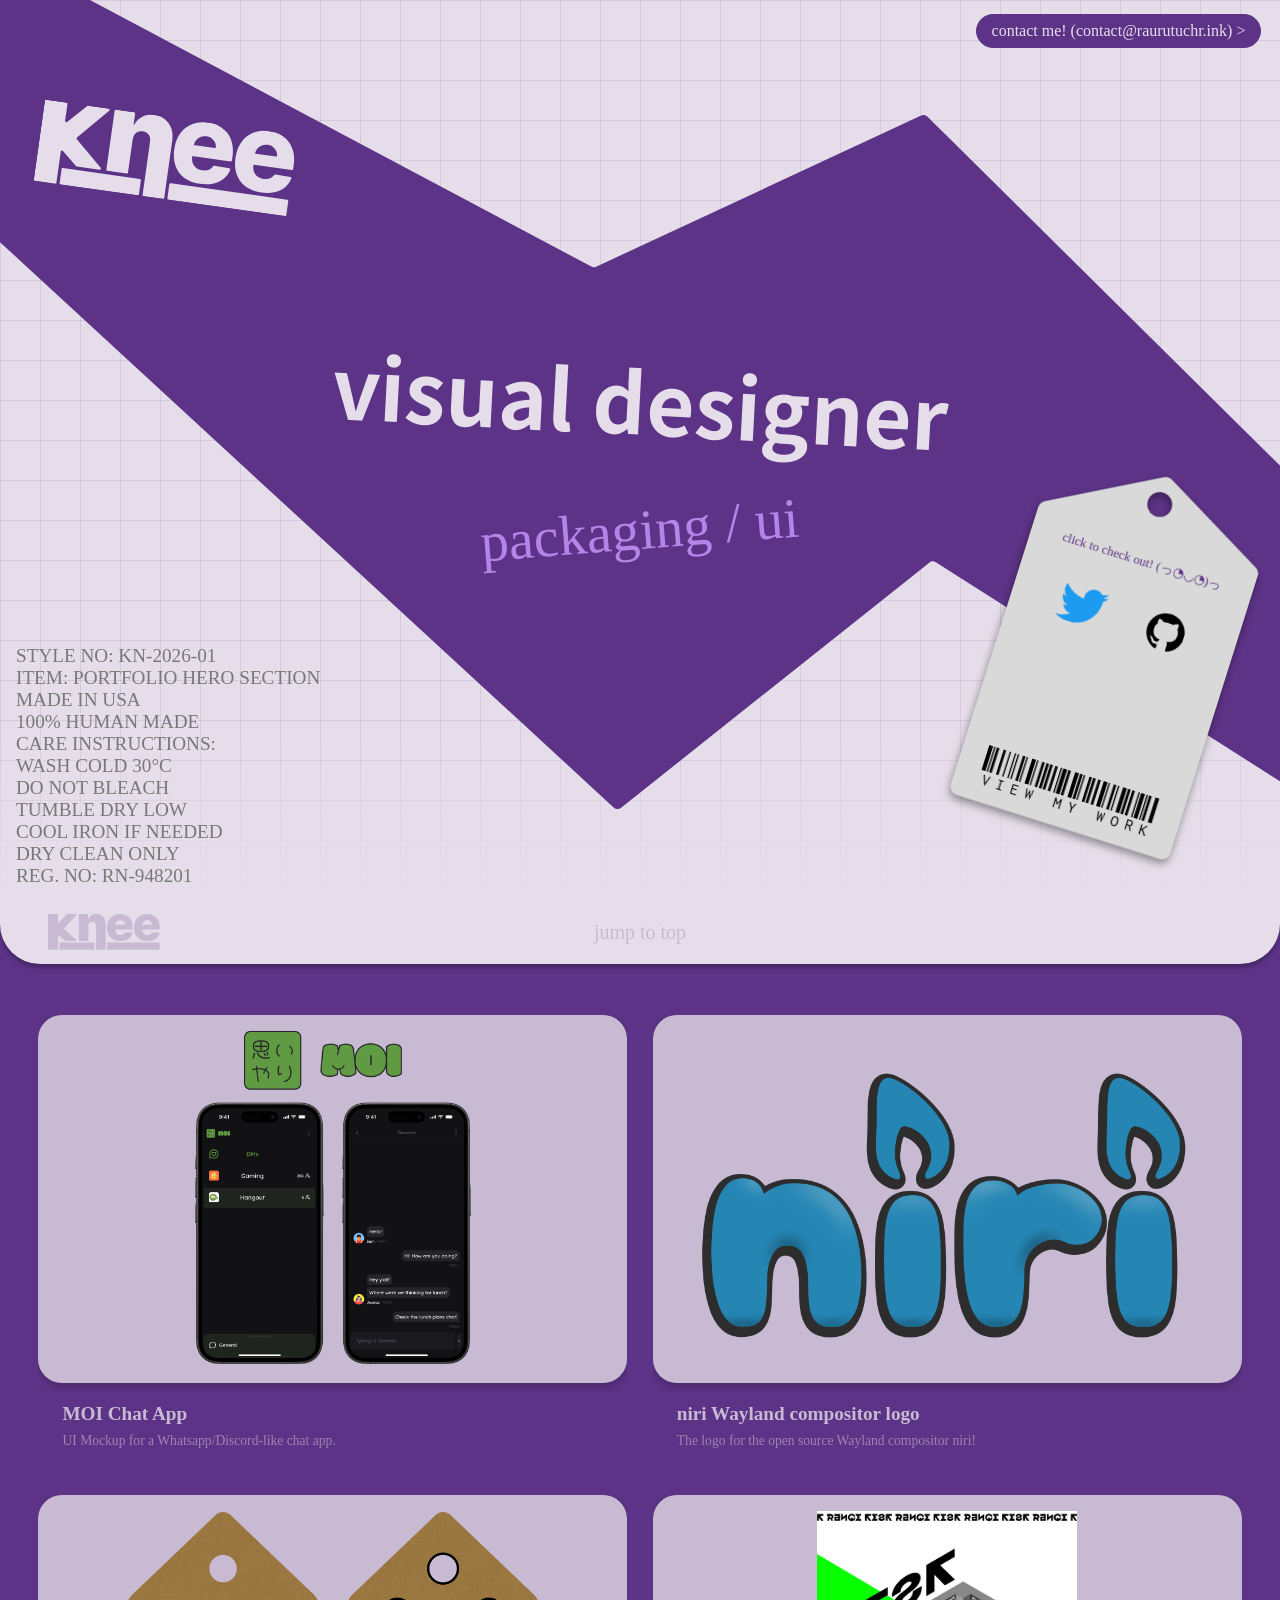
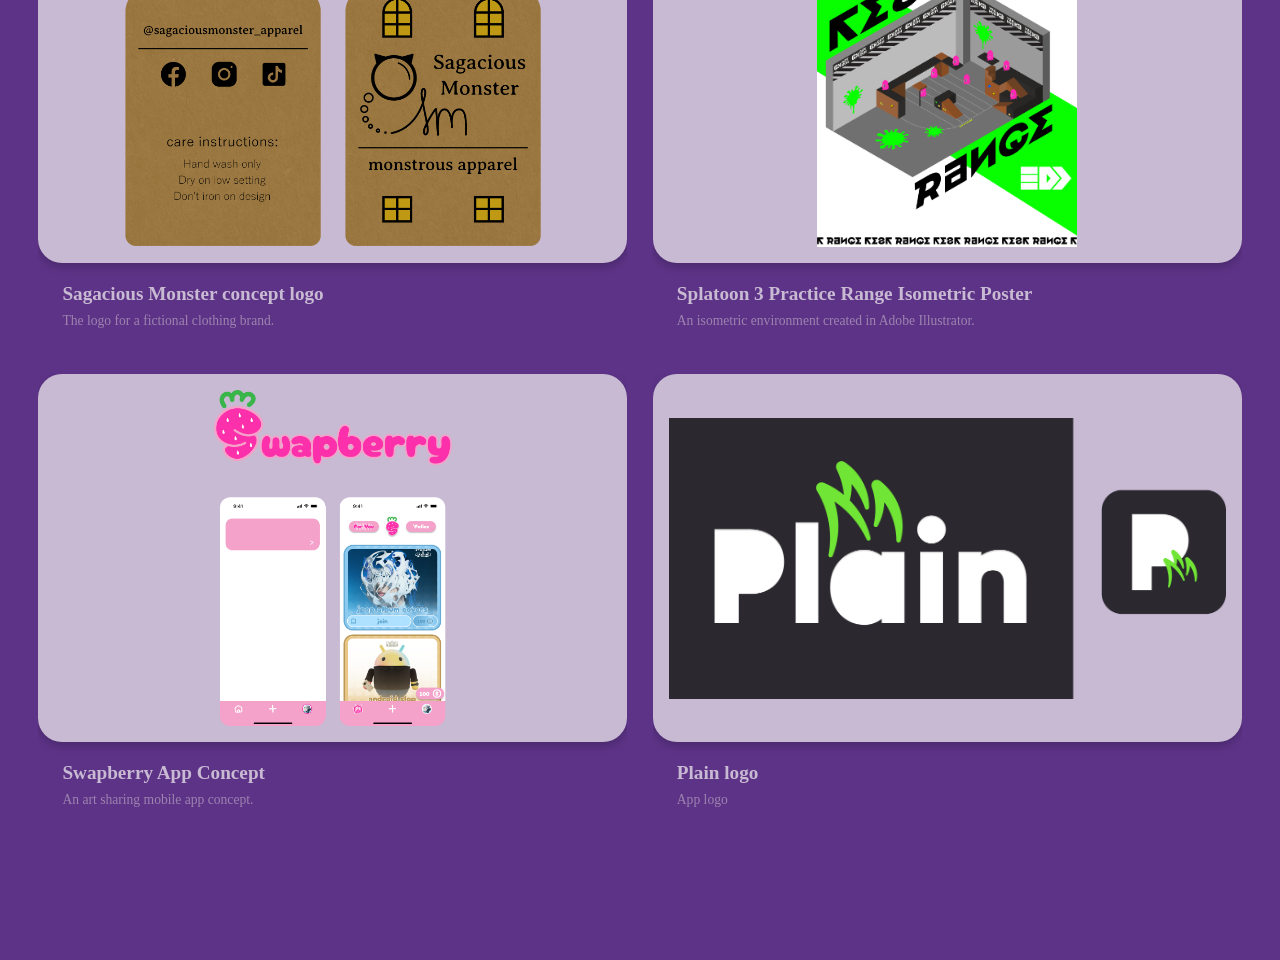
<file: index.html>
<!DOCTYPE html>
<html lang="en">

<head>
    <meta charset="utf-8">
    <meta name="viewport" content="width=device-width, initial-scale=1.0">
    <link rel="stylesheet" href="styles.css">
    <link rel="icon" href="/favicon.svg" type="image/svg+xml">
    <title>Knee's Portfolio 𐔌՞. .՞𐦯</title>
</head>

<body>

    <section id="hero">
        <div class="hero-design">

        <a class="contact" href="mailto:contact@raurutuchr.ink" target="_blank" rel="noopener noreferrer">contact me!
            (contact@raurutuchr.ink)</a>

        <div class="center">
            <p class="center-top">visual designer</p>
            <p class="center-bottom">packaging / ui</p>
        </div>
        <p class="care">STYLE NO: KN-2026-01
            ITEM: PORTFOLIO HERO SECTION
            MADE IN USA
            100% HUMAN MADE
            CARE INSTRUCTIONS:
            WASH COLD 30°C
            DO NOT BLEACH
            TUMBLE DRY LOW
            COOL IRON IF NEEDED
            DRY CLEAN ONLY
            REG. NO: RN-948201</p>

        <svg class="full-page-svg" preserveAspectRatio="none" viewBox="0 0 2301 1200" fill="none"
            xmlns="http://www.w3.org/2000/svg">
            <path
                d="M1063.03 338.484C1065.8 339.525 1068.84 339.589 1071.66 338.665L1655.94 146.709C1659.83 145.432 1664.09 146.06 1667.44 148.404L2301 591.184V992.158L1682.23 713.943C1678.47 712.252 1674.13 712.447 1670.53 714.467L1116.57 1025.71C1112.35 1028.08 1107.17 1027.91 1103.11 1025.28L0 307.494V0H161.782L1063.03 338.484Z"
                fill="#5D3387" />
        </svg>
        <svg class="logo" viewBox="0 0 407 131" aria-hidden="true">
            <use href="assets/logo.svg#logo"></use>
        </svg>
        <div class="tag">
            <svg viewBox="0 0 416 662" fill="none" xmlns="http://www.w3.org/2000/svg">
                <path
                    d="M415.978 644.739C415.978 654.25 408.268 661.961 398.756 661.961H17.222C7.71056 661.961 0 654.25 0 644.739L0 122.517C0 116.246 3.40917 110.47 8.89979 107.439L199.667 2.14428C204.847 -0.714762 211.132 -0.714761 216.311 2.14428L407.079 107.439C412.569 110.47 415.978 116.246 415.978 122.517V644.739ZM228.482 42.0459C223.356 30.7134 210.013 25.6823 198.681 30.8086C187.348 35.935 182.317 49.2779 187.443 60.6103C192.57 71.9428 205.913 76.9739 217.245 71.8476C228.578 66.7213 233.609 53.3784 228.482 42.0459Z"
                    fill="#D9D9D9" />
            </svg>
            <div class="tag-content">
                <p class="tag-header">click to check out! (っ◔◡◔)っ</p>
                <div class="icons">
                    <a href="https://twitter.com/raurutuchr_spl" target="_blank">
                        <!-- twitter -->
                        <svg class="social" xmlns="http://www.w3.org/2000/svg" xml:space="preserve"
                            viewBox="0 47.86 512 416.14">
                            <path
                                d="M459.6 151.6c.3 4.5.3 9 .3 13.6C459.9 303.9 354.2 464 161 464v-.1c-57.1.1-113-16.2-161-47.1 8.3 1 16.6 1.5 25 1.5 47.3 0 93.2-15.8 130.5-45.1-44.9-.9-84.4-30.2-98.1-72.9 15.7 3 32 2.4 47.4-1.8-49-9.9-84.3-53-84.3-103v-1.3c14.6 8.1 31 12.6 47.7 13.1C22 176.6 7.8 115.2 35.7 67.1c53.3 65.6 132 105.5 216.5 109.7-8.5-36.5 3.1-74.7 30.4-100.4 42.3-39.8 108.8-37.7 148.6 4.6 23.5-4.6 46.1-13.3 66.7-25.5-7.8 24.3-24.3 45-46.2 58.1 20.8-2.5 41.2-8 60.3-16.5-14.1 21.2-31.9 39.6-52.4 54.5"
                                style="fill:#1d9bf0" />
                        </svg>
                    </a>
                    <a href="https://github.com/HumpityDumpityDumber" target="_blank">
                        <!-- github -->
                        <svg class="social" xmlns="http://www.w3.org/2000/svg" xml:space="preserve"
                            viewBox="0 0 512 512">
                            <path
                                d="M256 6.3C114.6 6.3 0 120.9 0 262.3c0 113.3 73.3 209 175 242.9 12.8 2.2 17.6-5.4 17.6-12.2 0-6.1-.3-26.2-.3-47.7-64.3 11.8-81-15.7-86.1-30.1-2.9-7.4-15.4-30.1-26.2-36.2-9-4.8-21.8-16.6-.3-17 20.2-.3 34.6 18.6 39.4 26.2 23 38.7 59.8 27.8 74.6 21.1 2.2-16.6 9-27.8 16.3-34.2-57-6.4-116.5-28.5-116.5-126.4 0-27.8 9.9-50.9 26.2-68.8-2.6-6.4-11.5-32.6 2.6-67.8 0 0 21.4-6.7 70.4 26.2 20.5-5.8 42.2-8.6 64-8.6s43.5 2.9 64 8.6c49-33.3 70.4-26.2 70.4-26.2 14.1 35.2 5.1 61.4 2.6 67.8 16.3 17.9 26.2 40.6 26.2 68.8 0 98.2-59.8 120-116.8 126.4 9.3 8 17.3 23.4 17.3 47.4 0 34.2-.3 61.8-.3 70.4 0 6.7 4.8 14.7 17.6 12.2C438.7 471.3 512 375.3 512 262.3c0-141.4-114.6-256-256-256"
                                style="fill-rule:evenodd;clip-rule:evenodd" />
                        </svg>
                    </a>
                </div>
                <a class="work" href="#portfolio">VIEW MY WORK</a>
            </div>
        </div>
        </div>
    </section>

    <section id="portfolio">
        <a href="#hero">
            <div class="portfolio-header">
                <svg class="header-logo" viewBox="0 0 407 131" aria-hidden="true">
                    <use href="assets/logo.svg#logo"></use>
                </svg>
                <span class="hint">jump to top</span>
            </div>
        </a>

        <div class="portfolio-grid">
            <div class="portfolio-card">
                <a href="/work/moi"><div class="card-thumb"><img src="assets/work/MOCKUP.png"></div></a>
                <div class="card-info">
                    <h3>MOI Chat App</h3>
                    <p>UI Mockup for a Whatsapp/Discord-like chat app.</p>
                </div>
            </div>
            <div class="portfolio-card">
                <a href="/work/niri"><div class="card-thumb"><img src="assets/work/niri-logo.png"></div></a>
                <div class="card-info">
                    <h3>niri Wayland compositor logo</h3>
                    <p>The logo for the open source Wayland compositor niri!</p>
                </div>
            </div>
            <div class="portfolio-card">
                <a href="/work/sagacious-monster"><div class="card-thumb"><img src="assets/work/monsterthingyfinal.png"></div></a>
                <div class="card-info">
                    <h3>Sagacious Monster concept logo</h3>
                    <p>The logo for a fictional clothing brand.</p>
                </div>
            </div>
            <div class="portfolio-card">
                <a href="/work/splat-3-poster"><div class="card-thumb"><img src="assets/work/practice-range-poster.png"></div></a>
                <div class="card-info">
                    <h3>Splatoon 3 Practice Range Isometric Poster</h3>
                    <p>An isometric environment created in Adobe Illustrator.</p>
                </div>
            </div>
            <div class="portfolio-card">
                <a href="/work/swapberry"><div class="card-thumb"><img src="assets/work/swapberry-mockup.png"></div></a>
                <div class="card-info">
                    <h3>Swapberry App Concept</h3>
                    <p>An art sharing mobile app concept.</p>
                </div>
            </div>
            <div class="portfolio-card">
                <a href="/work/project-6"><div class="card-thumb"><img src="assets/work/plain.png"></div></a>
                <div class="card-info">
                    <h3>Plain logo</h3>
                    <p>App logo</p>
                </div>
            </div>
        </div>
    </section>
</body>

</html>
</file>
<file: styles.css>
@import url('https://fonts.googleapis.com/css2?family=Iosevka+Charon+Mono:ital,wght@0,300;0,400;0,500;0,700;1,300;1,400;1,500;1,700&family=Libre+Barcode+128+Text&family=Noto+Sans+JP:wght@100..900&display=swap');

html {
  scroll-behavior: smooth;
}

*,
*::before,
*::after {
  box-sizing: border-box;
}

body {
  background-color: #E5DEEA;
  margin: 0;
  position: relative;
  overflow-x: hidden;
}

#hero {
  position: relative;
  width: 100%;
  height: 100svh;
  min-height: 36rem;
  overflow: hidden;
  background-color: #E5DEEA;
}

#hero::before {
  content: "";
  position: absolute;
  inset: 0;
  background-image:
    linear-gradient(rgba(93, 51, 135, 0.12) 1px, transparent 1px),
    linear-gradient(90deg, rgba(93, 51, 135, 0.12) 1px, transparent 1px);
  background-size: 2.5rem 2.5rem;
  mask-image: linear-gradient(to bottom, #000 0%, #000 78%, transparent 100%);
  -webkit-mask-image: linear-gradient(to bottom, #000 0%, #000 78%, transparent 100%);
  pointer-events: none;
}

.hero-design {
  position: absolute;
  inset: 0;
  width: 100%;
  height: 100%;
}

#button-canvas {
  position: absolute;
  inset: 0;
  width: 100%;
  height: 100%;
  z-index: 1;
  pointer-events: none;
}

.contact {
  color: #E5DEEA;
  position: absolute;
  right: 1.5%;
  top: 1.5%;
  padding: 0.45rem 0.9rem;
  border: 1px solid #5D3387;
  border-radius: 999px;
  background: #5D3387;
  text-decoration: none;
  font-family: 'Iosevka Charon Mono';
  font-style: normal;
  font-weight: 500;
  font-size: clamp(0.8rem, 1.25vw, 1.5rem);
  z-index: 3;
}

.contact::after {
  content: " >";
}

.care {
  white-space: pre-line;
  position: absolute;
  bottom: 1.5%;
  left: 1.25%;
  color: #787878;
  font-family: 'Iosevka Charon Mono';
  font-style: normal;
  font-weight: 400;
  font-size: clamp(0.7rem, 1.5vw, 1.8rem);
  margin: 0;
  user-select: none;
  z-index: 3;
}

.center {
  position: absolute;
  z-index: 2;
  inset: 0;
  width: 100%;
  height: 100%;
  display: flex;
  justify-content: center;
  align-items: center;
  margin: 0;
  flex-direction: column;
  user-select: none;
  gap: clamp(1rem, 3vw, 3rem);
}

.center-top {
  font-family: "Noto Sans JP";
  font-size: clamp(3rem, 6.5vw, 7.8rem);
  font-style: bold;
  font-weight: 700;
  line-height: normal;
  color: #E5DEEA;
  margin: 0;
  transform: rotate(3deg);

}

.center-bottom {
  color: #b684e9;
  font-family: "Iosevka Charon Mono";
  font-size: clamp(2.25rem, 4.4vw, 5.5rem);
  font-style: normal;
  font-weight: 500;
  line-height: normal;
  transform: rotate(-4.5deg);
  margin: 0;
}

.full-page-svg {
  position: absolute;
  inset: 0;
  width: 100%;
  height: 105%;
  z-index: 0;
  display: block;
}

.logo {
  transform: rotate(8deg);
  position: absolute;
  top: 13%;
  left: 3%;
  width: clamp(10rem, 20vw, 28rem);
  height: auto;
  aspect-ratio: 407/131;
  color: #E5DEEA;
  z-index: 2;
}

.tag {
  position: absolute;
  right: 4%;
  bottom: 7%;
  transform: rotate(17.5deg);
  filter: drop-shadow(0 0.25rem 0.25rem rgba(0, 0, 0, 0.40));
  display: grid;
  grid-template-areas: "stack";
  width: clamp(11rem, 18vw, 30rem);
  height: auto;
  aspect-ratio: 5 / 8;
  z-index: 2;
}

.tag>svg {
  grid-area: stack;
  height: 100%;
  width: 100%;
}

.tag-content {
  grid-area: stack;
  z-index: 1;
  display: flex;
  flex-direction: column;
  align-items: center;
  justify-content: space-between;
  padding: 5%;
  padding-top: 35%;
  padding-bottom: 7%;
  box-sizing: border-box;
  width: 100%;
}

.icons {
  display: grid;
  grid-template-columns: 1fr 1fr;
  justify-items: center;
  align-items: center;
  width: 100%;
  padding: 0 1rem;
  box-sizing: border-box;
  margin-bottom: 1rem;
}

.social {
  height: clamp(2rem, 3vw, 4rem);
  width: auto;
  display: block;
  margin: 0;
}

.work {
  color: #000;
  text-align: center;
  font-family: "Libre Barcode 128 Text";
  font-size: clamp(2rem, 3.4vw, 5rem);
  font-style: normal;
  text-decoration: none;
  font-weight: 400;
  line-height: normal;
  white-space: nowrap;
  margin-top: auto;
}

.tag-header {
  color: #5D3387;
  font-family: "Iosevka Charon Mono";
  font-size: clamp(0.7rem, 1vw, 1.3rem);
  font-style: normal;
  font-weight: 500;
  line-height: normal;
  margin: 0;
  margin-bottom: 2rem;
  text-align: center;
}

#portfolio {
  width: 100%;
  min-height: 100vh;
  height: fit-content;
  background: #5D3387;
  padding-bottom: 5rem;
  box-sizing: border-box;
}

.portfolio-header {
  position: sticky;
  top: 0;
  background: #E5DEEA;
  border-radius: 0 0 2.5rem 2.5rem;
  height: 4rem;
  width: auto;
  display: flex;
  align-items: center;
  padding: 0 3rem 0 3rem;
  box-shadow: 0 4px 4px 0 rgba(0, 0, 0, 0.25);
  z-index: 10;
}

.header-logo {
  position: absolute;
  width: 7rem;
  aspect-ratio: 407/131;
  color: #C9BAD3;
  z-index: 2;
}

.hint {
  position: absolute;
  left: 50%;
  transform: translate(-50%);
  color: #C9BAD3;
  text-align: center;
  font-family: "Iosevka Charon Mono";
  font-size: 1.25rem;
  font-style: normal;
  font-weight: 400;
  line-height: normal;
}

.portfolio-grid {
  display: grid;
  grid-template-columns: repeat(2, 1fr);
  gap: clamp(1rem, 2vw, 2rem);
  padding: clamp(2rem, 4vw, 4rem) clamp(1rem, 3vw, 3rem);
  margin: 0 auto;
  box-sizing: border-box;
}

.portfolio-card {
  overflow: hidden;
  transition: transform 0.2s ease, box-shadow 0.2s ease;
  display: flex;
  flex-direction: column;
}

.card-thumb {
  box-shadow: 0 4px 10px rgba(0, 0, 0, 0.2);
  border-radius: 1.5rem;
  position: relative;
  aspect-ratio: 16 / 10;
  background-color: #C9BAD3;
  color: #5D3387;
  display: flex;
  align-items: center;
  justify-content: center;
  font-family: "Iosevka Charon Mono";
  font-size: 0.95rem;
  font-weight: 500;
  padding: 1rem;
  flex-grow: 1;
  width: 100%;
  overflow: hidden;
}

.card-thumb::after {
  content: "view more >";
  position: absolute;
  inset: 0;
  background: linear-gradient(to top, rgba(40, 40, 40, 0.85) 0%, rgba(40, 40, 40, 0) 60%);
  display: flex;
  align-items: flex-end;
  justify-content: center;
  padding-bottom: 1.25rem;
  color: #E5DEEA;
  font-family: "Iosevka Charon Mono";
  font-size: 1.1rem;
  font-weight: 500;
  letter-spacing: 0.05em;
  opacity: 0;

  transition: opacity 0.3s ease, transform 0.3s ease;
  pointer-events: none;
}

.card-thumb:hover::after {
  opacity: 1;
}

.card-thumb img {
  transition: transform 0.3s ease;
}

.card-thumb:hover img {
  transform: scale(1.03);
}

.card-thumb img {
  width: 100%;
  height: 100%;
  object-fit: contain;
}

.card-info {
  height: fit-content;
  padding: 1.25rem 1.5rem;
  font-family: "Iosevka Charon Mono";
}

.card-info h3 {
  margin: 0 0 0.5rem 0;
  color: #C9BAD3;
  font-size: 1.2rem;
  font-weight: 700;
}

.card-info p {
  margin: 0;
  color: #9d83af;
  font-size: 0.85rem;
}

@media (max-width: 700px) {
  #hero {
    min-height: 32rem;
  }

  .contact {
    right: 1rem;
    top: 1rem;
    max-width: calc(100% - 2rem);
    text-align: right;
  }

  .care {
    bottom: 1rem;
    left: 1rem;
    max-width: 9rem;
  }

  .center {
    gap: 1rem;
    padding: 0 1rem;
  }

  .center-top {
    font-size: clamp(2.25rem, 10vw, 4rem);
    text-align: center;
  }

  .center-bottom {
    font-size: clamp(1.75rem, 7vw, 3rem);
  }

  .logo {
    top: 10%;
    left: 1rem;
    width: clamp(9rem, 32vw, 14rem);
  }

  .tag {
    right: 0.5rem;
    bottom: 3%;
    width: clamp(10rem, 32vw, 14rem);
  }

  .portfolio-header {
    height: 3.5rem;
    padding: 0 1.5rem;
  }

  .header-logo {
    width: 5.5rem;
  }

  .hint {
    font-size: 1rem;
  }

  .portfolio-grid {
    grid-template-columns: 1fr;
  }
}
</file>
